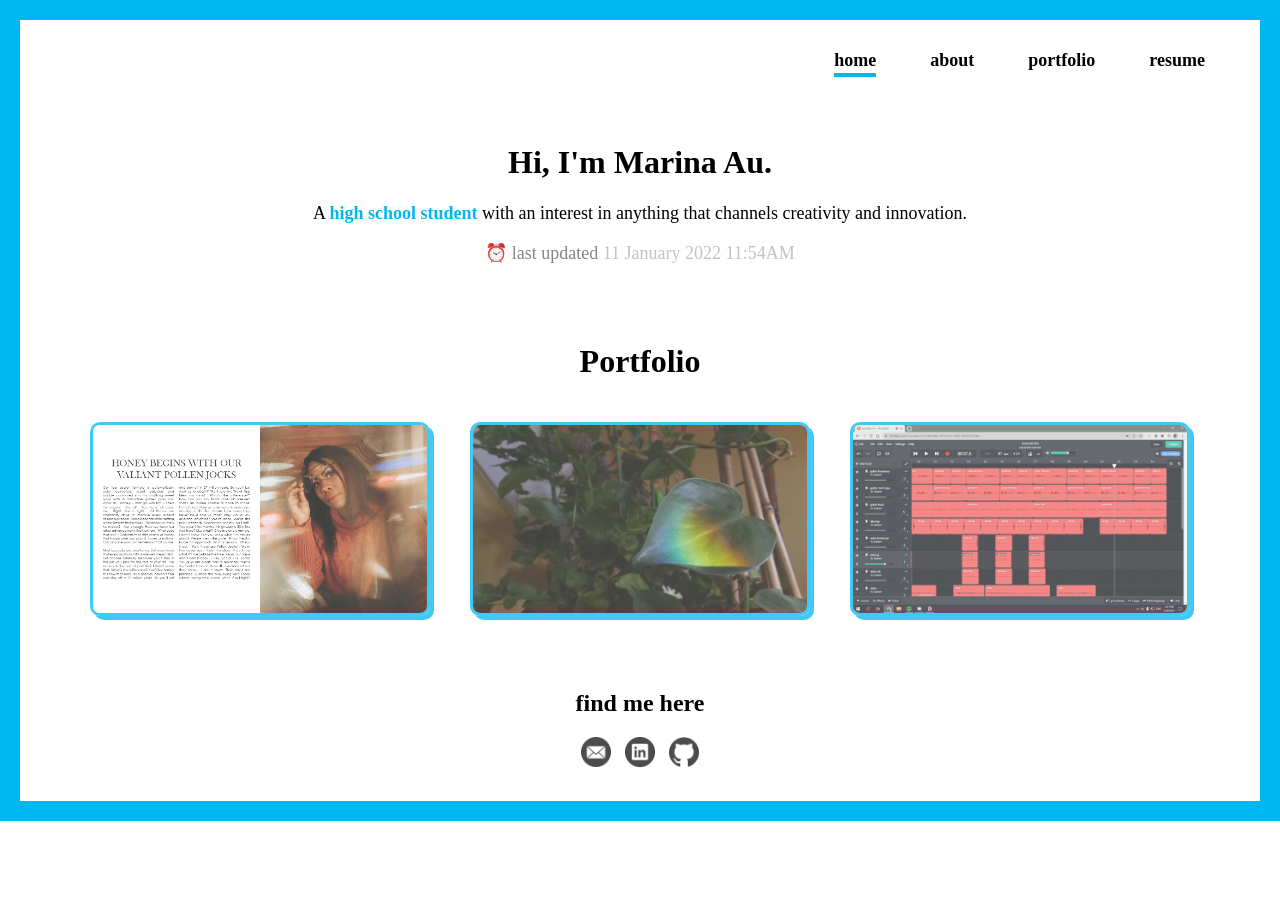
<file: index.html>
<!DOCTYPE html>
<html lang="en">
<head>
    <meta charset="utf-8"/>
    <meta name="viewport" content="width=device-width, initial-scale=1.0">
    <title>Marina Au</title>
    <link rel="icon" href="img/logo_fav.ico">
    <link rel="stylesheet" href="css/stylesheet.css">
</head>
<body>
    <header>
        <nav>
            <a href="index.html" class="nav_titles active">home</a>
            <a href="about.html" class="nav_titles">about</a>
            <a href="portfolio.html" class="nav_titles">portfolio</a>
            <a href="img/resume.pdf" target="_blank" class="nav_titles">resume</a>
        </nav>
    </header>
    <div id="home_intro" class="row">
        <div>
            <h1>Hi, I'm Marina Au.</h1>
            <p>A <span style="color:#00B8F1;font-weight:bolder;">high school student</span> with an interest in anything that channels creativity and innovation.</p>
            <p style="color:#878682;"><span id="time">⏰</span> last updated <span style="color:#C3C3C1;">11 January 2022 11:54AM</span></p>
        </div>
    </div>
    <div id="home_portfolio" class="row">
        <h1 class="section_title">Portfolio</h1>
        <div>
            <a href="vaad.html" class="col_4"><img src="img/cultier_spread_3_cropped.png" width="500" height="281" alt="visual_arts_and_design" id="home_portfolio_vaad"></a>
            <a href="photography.html" class="col_4"><img src="img/photography.jpg" width="500" height="281" alt="photography" id="home_portfolio_photography"></a>
            <a href="music.html" class="col_4"><img src="img/music.png" width="500" height="281" alt="music" id="home_portfolio_music"></a>
        </div>
    </div>
    <footer class="footer">
        <h2>find me here</h2>
        <a href="mailto:marinatnau@gmail.com"><img src="img/mail_icon.jpg" alt="mail_icon" class="footer_links"></a>
        <a href="https://www.linkedin.com/in/aumarina/" target="_blank"><img src="img/linkedin_icon.png" alt="linkedin_icon" class="footer_links"></a>
        <a href="https://github.com/aumarina" target="_blank"><img src="img/github_icon.png" alt="github_icon" class="footer_links"></a>
    </footer>
</body>
</html>
</file>
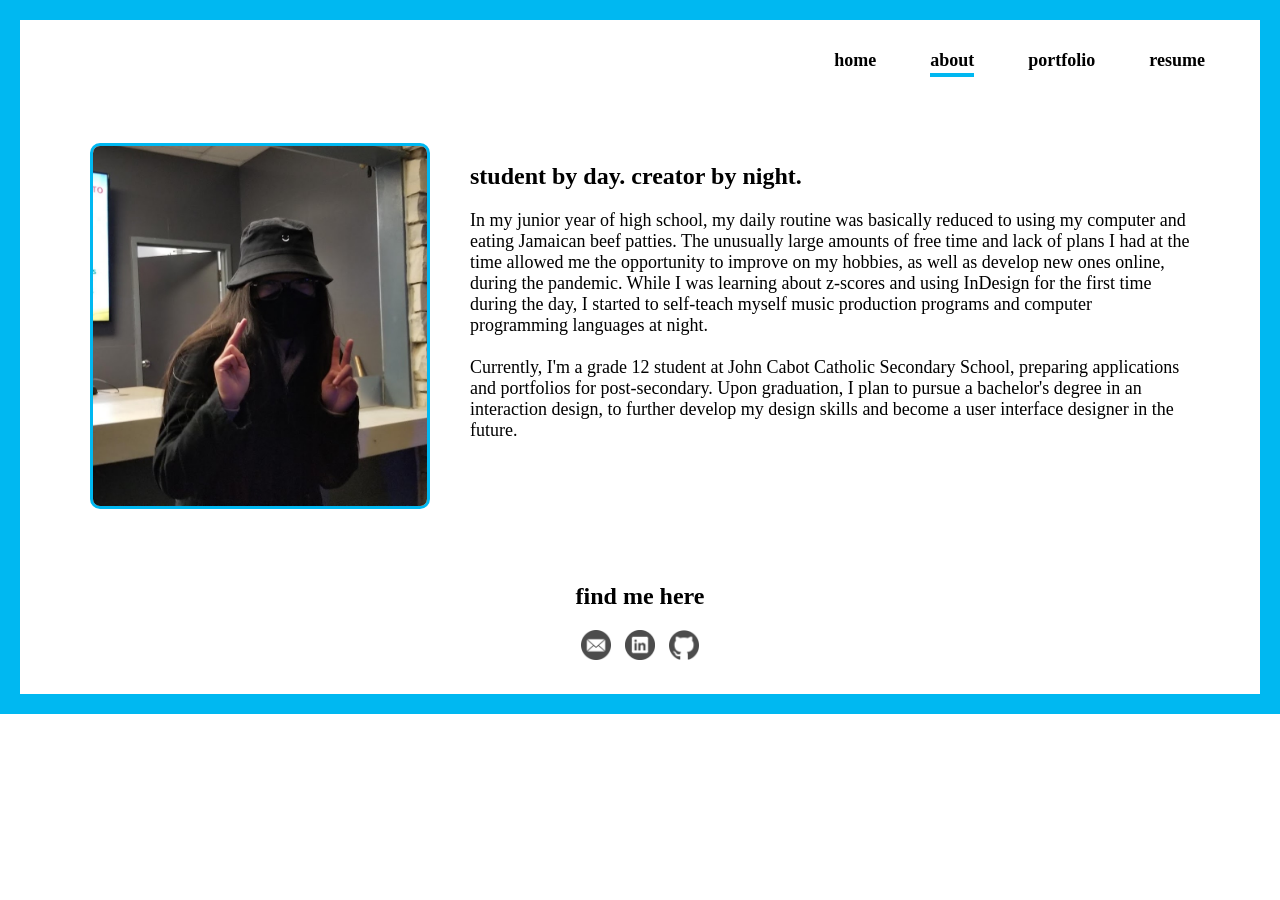
<file: about.html>
<!DOCTYPE html>
<html lang="en">
<head>
    <meta charset="utf-8"/>
    <meta name="viewport" content="width=device-width, initial-scale=1.0">
    <title>about</title>
    <link rel="icon" href="img/logo_fav.ico">
    <link rel="stylesheet" href="css/stylesheet.css">
</head>
<body>
    <header>
        <nav>
            <a href="index.html" class="nav_titles">home</a>
            <a href="about.html" class="nav_titles active">about</a>
            <a href="portfolio.html" class="nav_titles">portfolio</a>
            <a href="img/resume.pdf" target="_blank" class="nav_titles">resume</a>
        </nav>
    </header>
    <div id="about_content">
        <div class="col_4">
            <img src="img/my_portrait.jpg" alt="my_portrait" id="about_portrait">
        </div>
        <div class="col_8">
            <h2>student by day. creator by night.</h2>
                <p>In my junior year of high school, my daily routine was basically reduced to using my computer and 
                eating Jamaican beef patties. The unusually large amounts of free time and lack of plans I had at the time 
                allowed me the opportunity to improve on my hobbies, as well as develop new ones online, during the pandemic.
                While I was learning about z-scores and using InDesign for the first time during the day, 
                I started to self-teach myself music production programs and computer programming languages at night.
                <br>
                <br>
                Currently, I'm a grade 12 student at John Cabot Catholic Secondary School, 
                preparing applications and portfolios for post-secondary. Upon graduation, I plan to pursue a bachelor's degree in an interaction design, 
                to further develop my design skills and become a user interface designer in the future.</p>
        </div>
    </div>
    <footer class="footer">
        <h2>find me here</h2>
        <a href="mailto:marinatnau@gmail.com"><img src="img/mail_icon.jpg" alt="mail_icon" class="footer_links"></a>
        <a href="https://www.linkedin.com/in/aumarina/" target="_blank"><img src="img/linkedin_icon.png" alt="linkedin_icon" class="footer_links"></a>
        <a href="https://github.com/aumarina" target="_blank"><img src="img/github_icon.png" alt="github_icon" class="footer_links"></a>
    </footer>
</body>
</html>
</file>
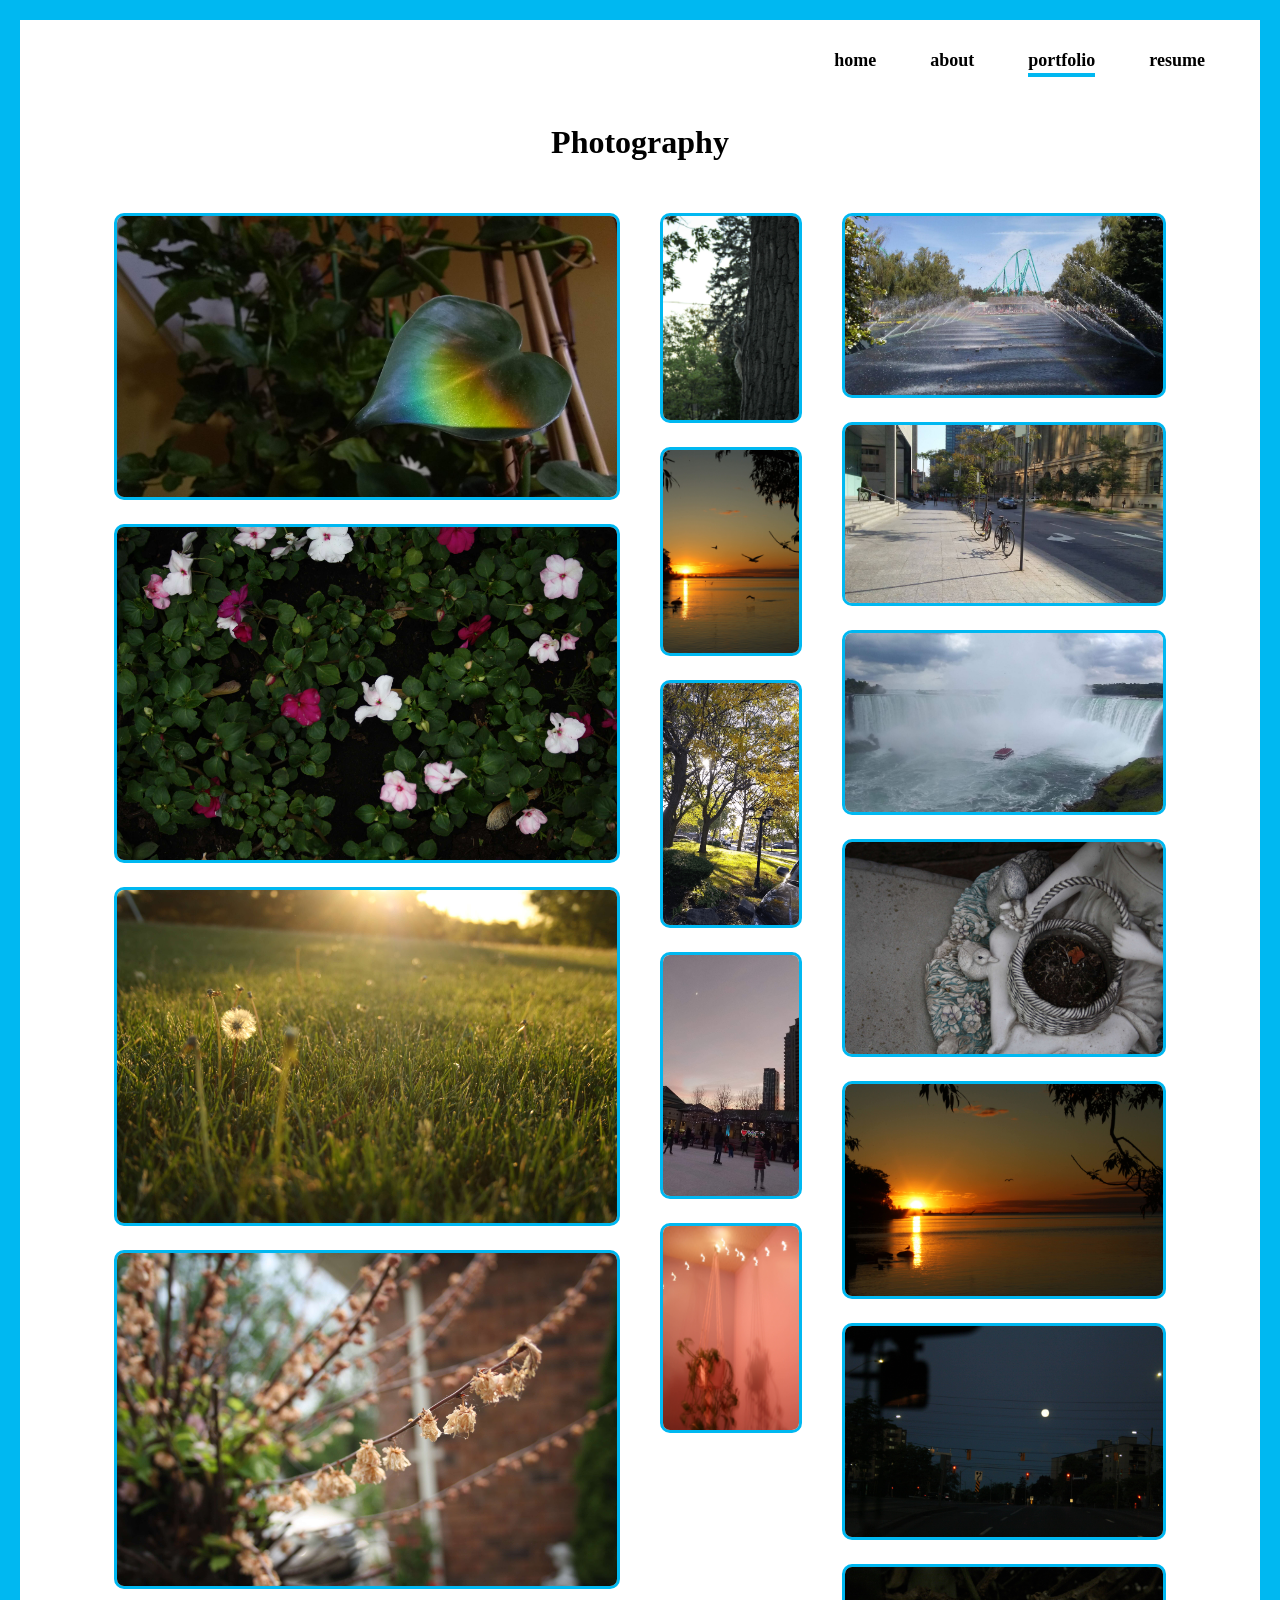
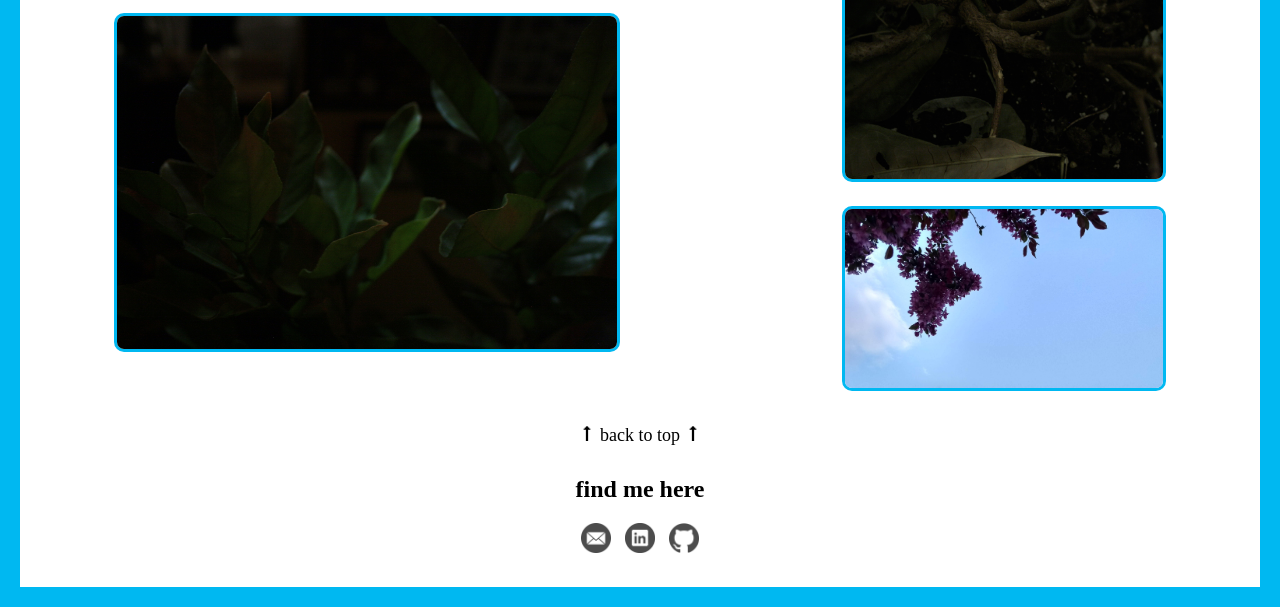
<file: photography.html>
<!DOCTYPE html>
<html lang="en">
<head>
    <meta charset="utf-8"/>
    <meta name="viewport" content="width=device-width, initial-scale=1.0">
    <title>portfolio | photography</title>
    <link rel="icon" href="img/logo_fav.ico">
    <link rel="stylesheet" href="css/stylesheet.css">
</head>
<body>
    <header>
        <nav>
            <a href="index.html" class="nav_titles">home</a>
            <a href="about.html" class="nav_titles">about</a>
            <a href="portfolio.html" class="nav_titles active">portfolio</a>
            <a href="img/resume.pdf" target="_blank" class="nav_titles">resume</a>
        </nav>
    </header>
    <h1 class="section_title">Photography</h1>
    <div id="photography_section">
        <div class="col_6">
            <img src="img/photography.jpg" alt="leaf_with_rainbow" class="photography_images">
            <img src="img/flowers.JPG" alt="flowers" class="photography_images">
            <img src="img/dandelions.JPG" alt="dandelions" class="photography_images">
            <img src="img/tree_flowers.JPG" alt="tree_flowers" class="photography_images">
            <img src="img/leaves.JPG" alt="leaves" class="photography_images">
        </div>
        <div class="col_2">
            <img src="img/squirrel_on_tree.jpg" alt="squirrel_on_tree" class="photography_images">
            <img src="img/sunrise.JPG" alt="sunrise" class="photography_images">
            <img src="img/fall_trees.png" alt="fall_trees" class="photography_images">
            <img src="img/celebration_square.jpeg" alt="celebration_square" class="photography_images">
            <img src="img/pink_room.JPG" alt="pink_room" class="photography_images">
        </div>
        <div class="col_4">
            <img src="img/wonderland.jpg" alt="wonderland" class="photography_images">
            <img src="img/toronto.jpg" alt="toronto" class="photography_images">
            <img src="img/niagara_falls.jpg" alt="niagara_falls" class="photography_images">
            <img src="img/statue_with_dirt_for_flowers.JPG" alt="statue_with_dirt_for_flowers" class="photography_images">
            <img src="img/sunrise_2.JPG" alt="sunrise_2" class="photography_images">
            <img src="img/moon.JPG" alt="moon" class="photography_images">
            <img src="img/plant.jpg" alt="plant" class="photography_images">
            <img src="img/sky.jpg" alt="sky" class="photography_images">
        </div>
    </div>
    <div class="back_to_top">
        <a href="photography.html#top" class="btt_link">🠕 back to top 🠕</a>
    </div>
    <footer class="footer">
        <h2>find me here</h2>
        <a href="mailto:marinatnau@gmail.com"><img src="img/mail_icon.jpg" alt="mail_icon" class="footer_links"></a>
        <a href="https://www.linkedin.com/in/aumarina/" target="_blank"><img src="img/linkedin_icon.png" alt="linkedin_icon" class="footer_links"></a>
        <a href="https://github.com/aumarina" target="_blank"><img src="img/github_icon.png" alt="github_icon" class="footer_links"></a>
    </footer>
</body>
</html>
</file>
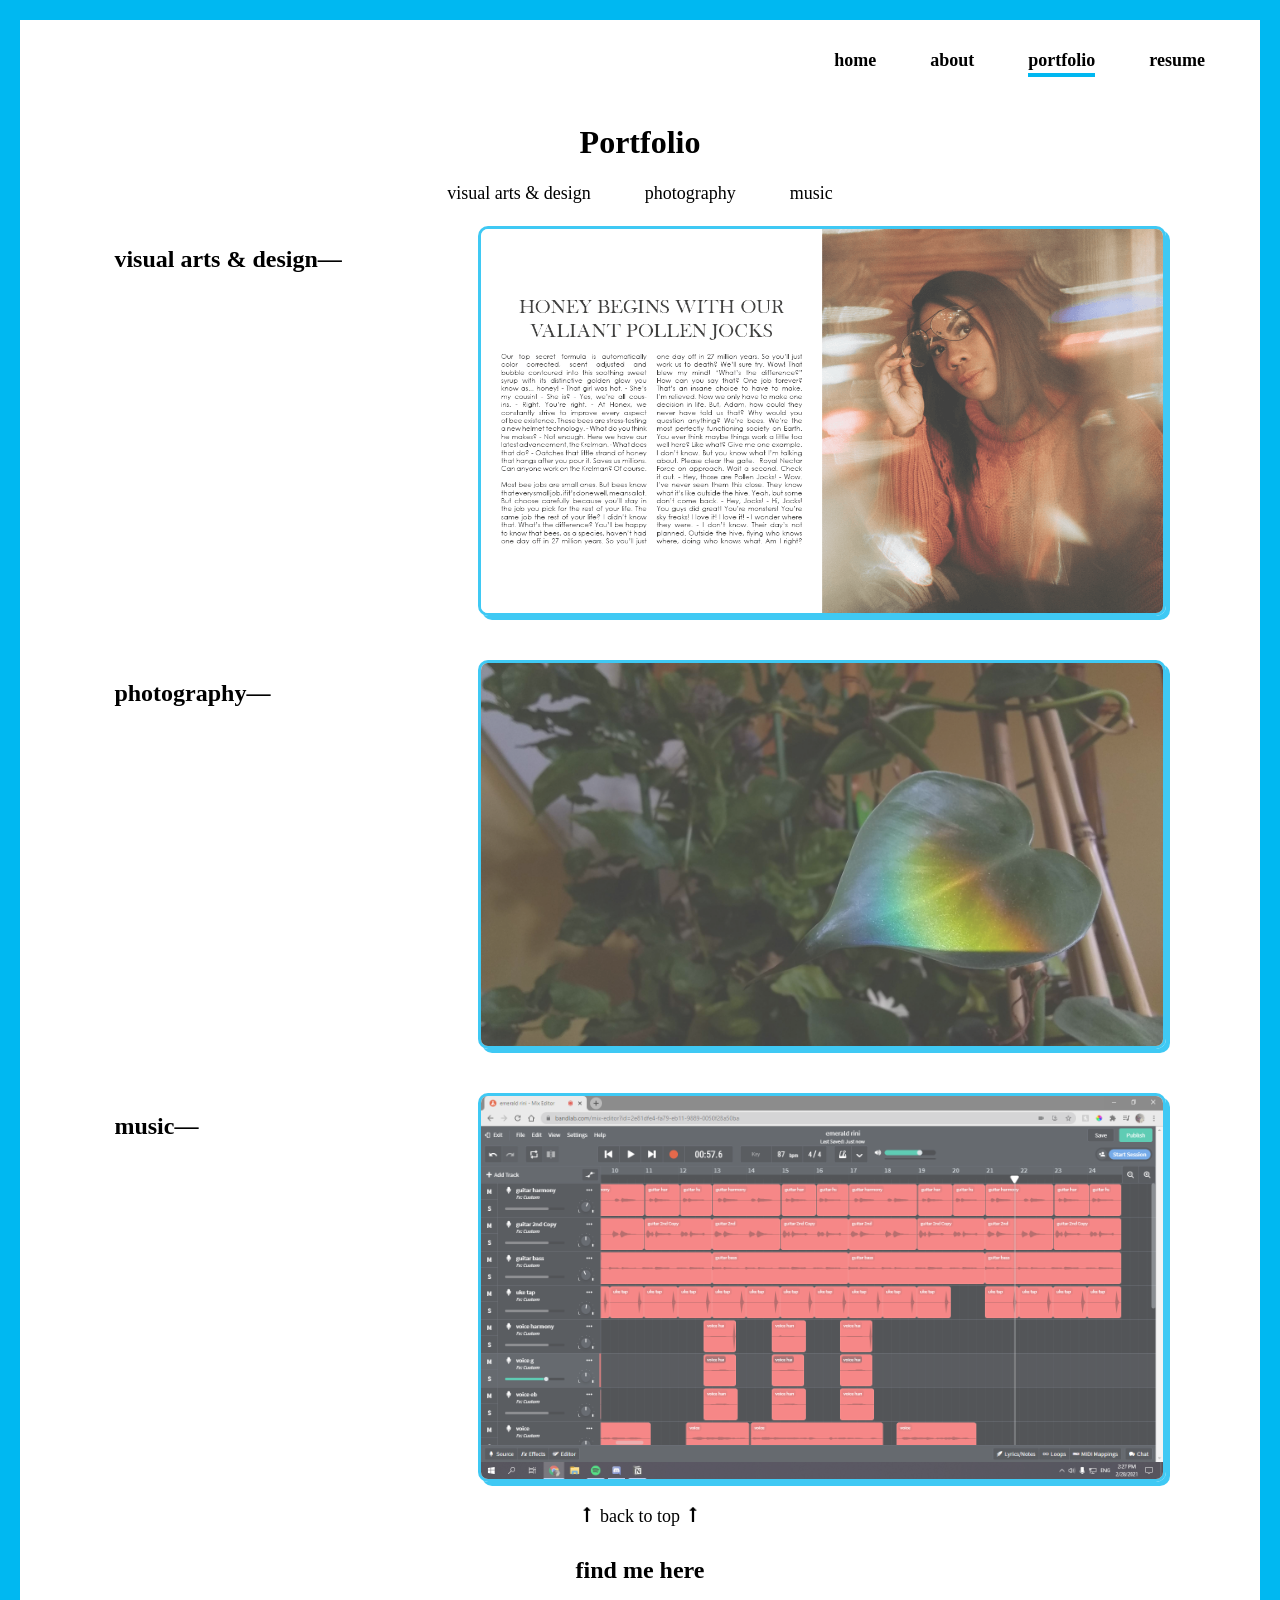
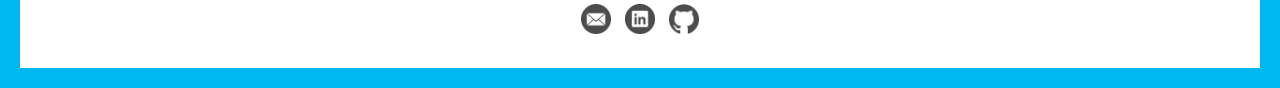
<file: portfolio.html>
<!DOCTYPE html>
<html lang="en">
<head>
    <meta charset="utf-8"/>
    <meta name="viewport" content="width=device-width, initial-scale=1.0">
    <title>portfolio</title>
    <link rel="icon" href="img/logo_fav.ico">
    <link rel="stylesheet" href="css/stylesheet.css">
</head>
<body>
    <header>
        <nav>
            <a href="index.html" class="nav_titles">home</a>
            <a href="about.html" class="nav_titles">about</a>
            <a href="portfolio.html" class="nav_titles active">portfolio</a>
            <a href="img/resume.pdf" target="_blank" class="nav_titles">resume</a>
        </nav>
    </header>
    <h1 class="section_title">Portfolio</h1>
    <div id="portfolio_nav">
        <a href="portfolio.html#portfolio_vaad" class="portfolio_nav_titles">visual arts & design</a>
        <a href="portfolio.html#portfolio_photography" class="portfolio_nav_titles">photography</a>
        <a href="portfolio.html#portfolio_m" class="portfolio_nav_titles">music</a>
    </div>
    <div id="portfolio_vaad">
        <div class="col_4">
            <h2 class="portfolio_subtitles">visual arts & design—</h2>
        </div>
        <div class="col_8">
            <a href="vaad.html"><img src="img/cultier_spread_3_cropped.png" width="500" height="281" alt="visual_arts_and_design" id="portfolio_vaad_a"></a>
        </div>
    </div>
    <div id="portfolio_photography">
        <div class="col_4">
            <h2 class="portfolio_subtitles">photography—</h2>
        </div>
        <div class="col_8">
            <a href="photography.html"><img src="img/photography.jpg" width="500" height="281" alt="photography" id="portfolio_photography_a"></a>
        </div>
    </div>
    <div id="portfolio_m">
        <div class="col_4">
            <h2 class="portfolio_subtitles">music—</h2>
        </div>
        <div class="col_8">
            <a href="music.html"><img src="img/music.png" width="500" height="281" alt="music" id="portfolio_music_a"></a>
        </div>
    </div>
    <div class="back_to_top">
        <a href="portfolio.html#top" class="btt_link">🠕 back to top 🠕</a>
    </div>
    <footer class="footer">
        <h2>find me here</h2>
        <a href="mailto:marinatnau@gmail.com"><img src="img/mail_icon.jpg" alt="mail_icon" class="footer_links"></a>
        <a href="https://www.linkedin.com/in/aumarina/" target="_blank"><img src="img/linkedin_icon.png" alt="linkedin_icon" class="footer_links"></a>
        <a href="https://github.com/aumarina" target="_blank"><img src="img/github_icon.png" alt="github_icon" class="footer_links"></a>
    </footer>
</body>
</html>
</file>
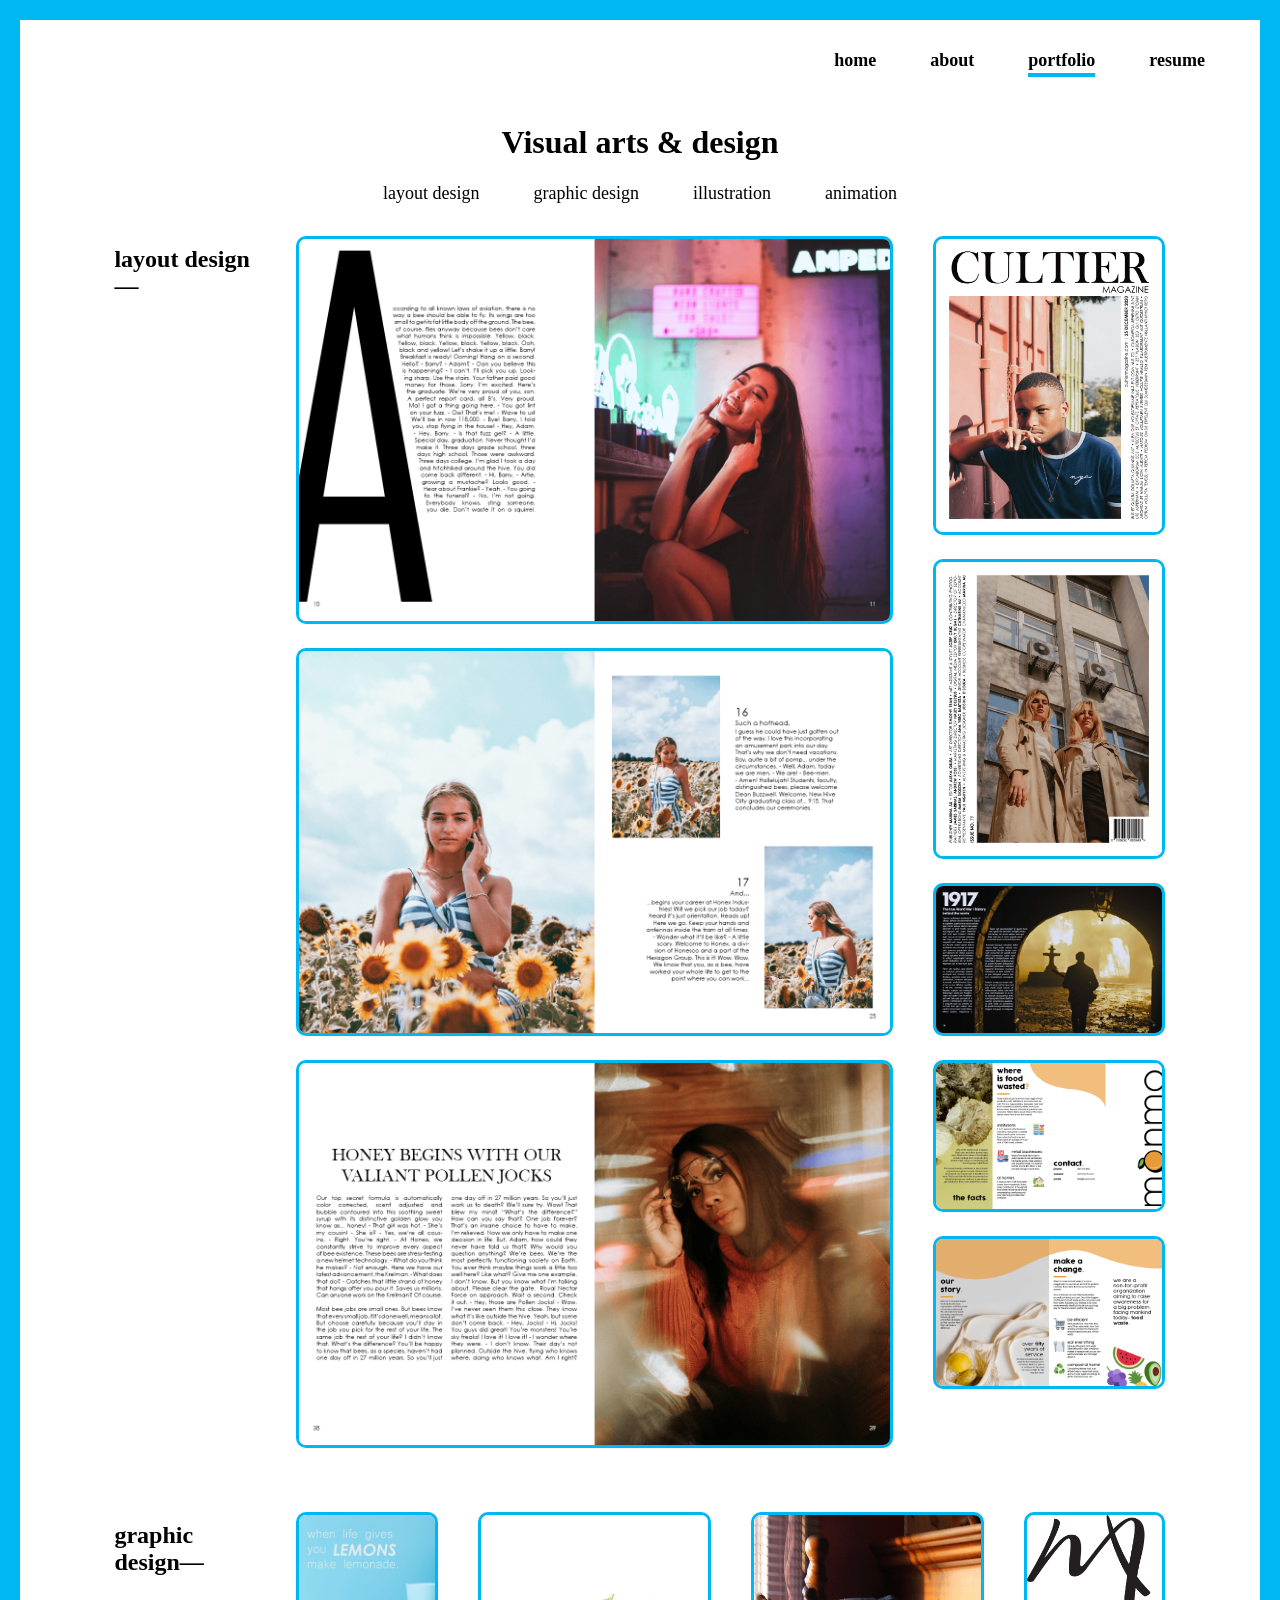
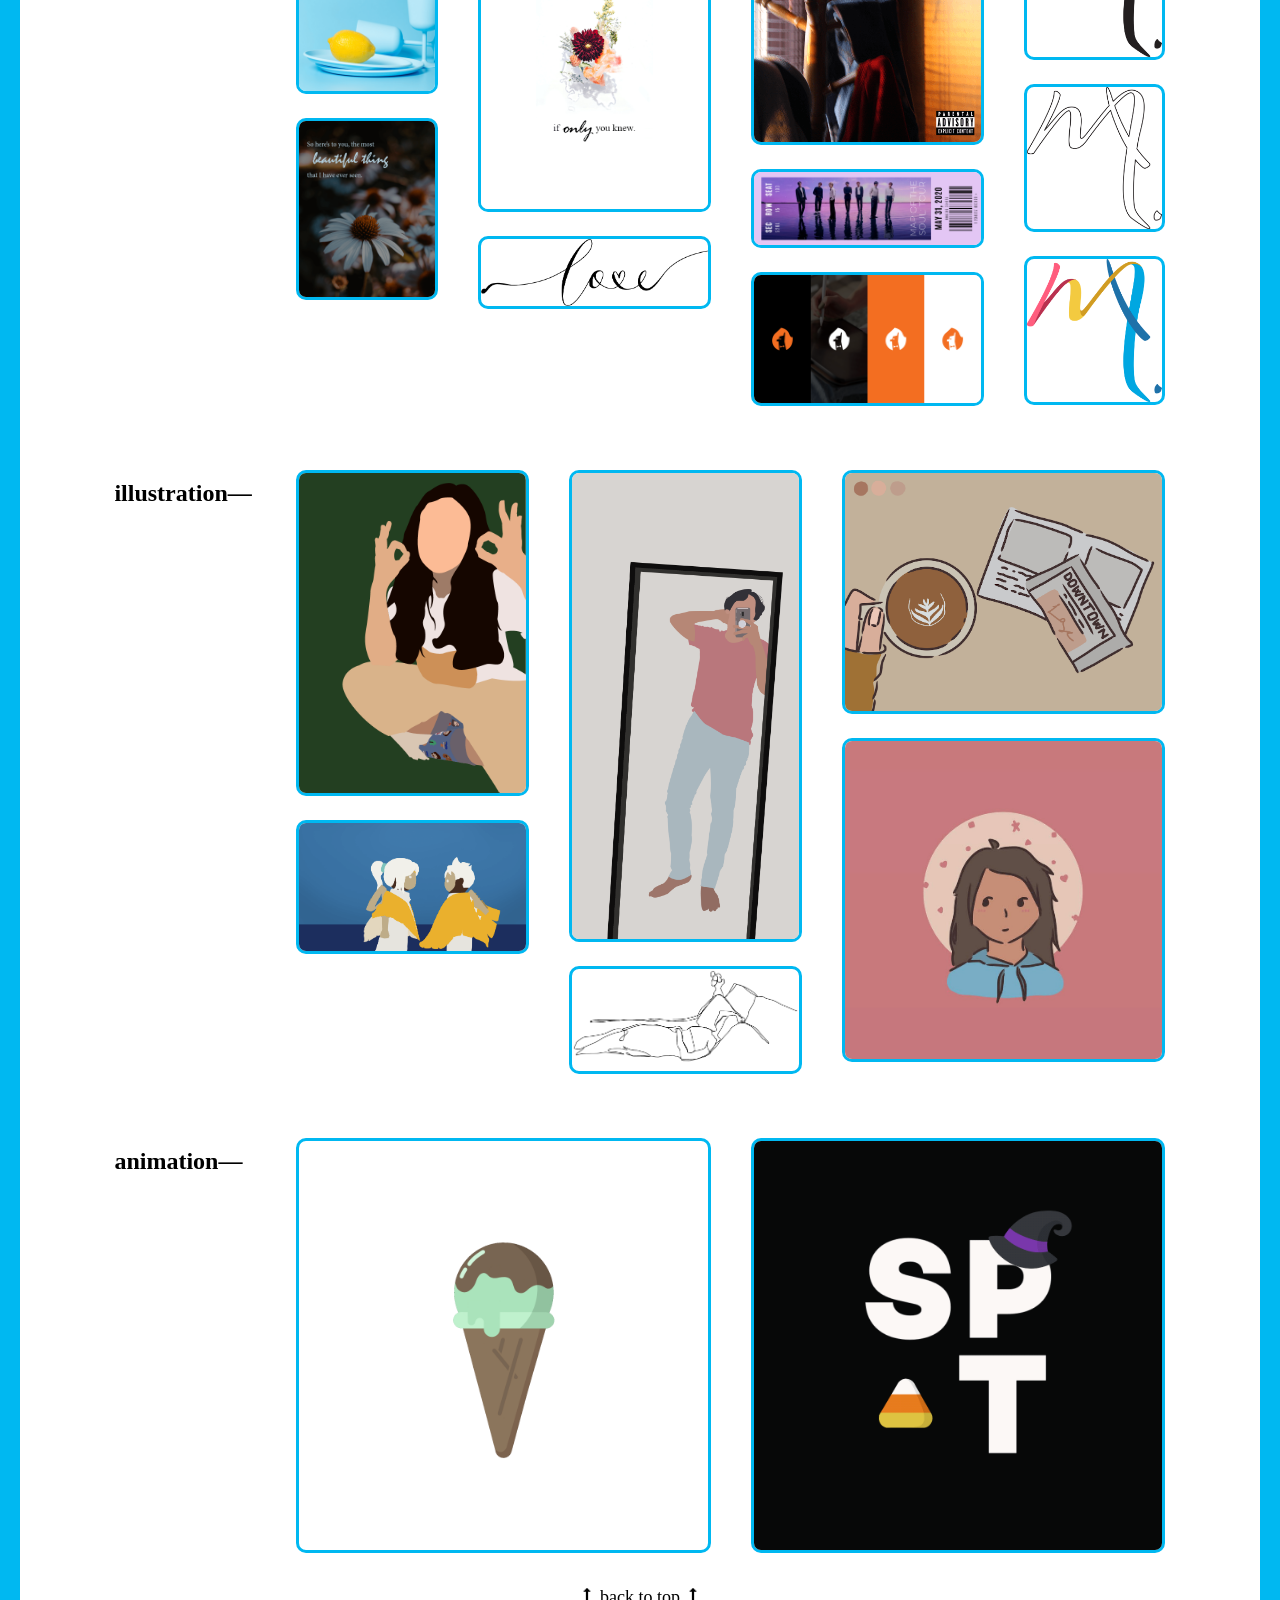
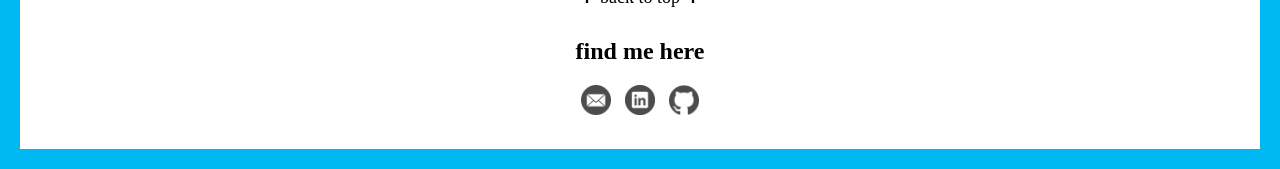
<file: vaad.html>
<!DOCTYPE html>
<html lang="en">
<head>
    <meta charset="utf-8"/>
    <meta name="viewport" content="width=device-width, initial-scale=1.0">
    <title>portfolio | visual arts & design</title>
    <link rel="icon" href="img/logo_fav.ico">
    <link rel="stylesheet" href="css/stylesheet.css">
</head>
<body>
    <header>
        <nav>
            <a href="index.html" class="nav_titles">home</a>
            <a href="about.html" class="nav_titles">about</a>
            <a href="portfolio.html" class="nav_titles active">portfolio</a>
            <a href="img/resume.pdf" target="_blank" class="nav_titles">resume</a>
        </nav>
    </header>
    <h1 class="section_title">Visual arts & design</h1>
    <div id="vaad_nav">
        <a href="vaad.html#vaad_ld" class="vaad_nav_titles">layout design</a>
        <a href="vaad.html#vaad_gd" class="vaad_nav_titles">graphic design</a>
        <a href="vaad.html#vaad_i" class="vaad_nav_titles">illustration</a>
        <a href="vaad.html#vaad_a" class="vaad_nav_titles">animation</a>
    </div>
    <div id="vaad_ld">
        <div class="col_2">
            <h2 class="vaad_subtitles">layout design—</h2>
        </div>
        <div class="col_7">
            <img src="img/cultier_spread_1.png" alt="cultier_spread_1" class="vaad_images">
            <img src="img/cultier_spread_2.png" alt="cultier_spread_2" class="vaad_images">
            <img src="img/cultier_spread_3.png" alt="cultier_spread_3" class="vaad_images">
        </div>
        <div class="col_3">
            <img src="img/cultier_cover.png" alt="cultier_cover" class="vaad_images">
            <img src="img/cultier_back_cover.png" alt="cultier_back_cover" class="vaad_images">
            <img src="img/1917_spread.png" alt="1917_spread" class="vaad_images">
            <img src="img/monmo_brochure_1.png" alt="monmo_brochure_1" class="vaad_images">
            <img src="img/monmo_brochure_2.png" alt="monmo_brochure_2" class="vaad_images">
        </div>
    </div>
    <div id="vaad_gd">
        <div class="col_2">
            <h2 class="vaad_subtitles">graphic design—</h2>
        </div>
        <div class="col_2">
            <img src="img/lemons_and_lemonade.png" alt="lemons_and_lemonade" class="vaad_images">
            <img src="img/the_most_beautiful_thing.png" alt="the_most_beautiful_thing" class="vaad_images">
        </div>
        <div class="col_3">
            <img src="img/if_only_you_knew.png" alt="if_only_you_knew" class="vaad_images">
            <img src="img/love_typography.png" alt="love_typography" class="vaad_images">
        </div>
        <div class="col_3">
            <img src="img/song_cover.png" alt="song_cover" class="vaad_images">
            <img src="img/bts_ticket.png" alt="bts_ticket" class="vaad_images">
            <img src="img/fire_alpaca_redesign.png" alt="fire_alpaca_redesign" class="vaad_images">
        </div>
        <div class="col_2">
            <img src="img/logo_b.png" alt="logo_b" class="vaad_images">
            <img src="img/logo_t.png" alt="logo_t" class="vaad_images">
            <img src="img/logo.png" alt="logo" class="vaad_images">
        </div>
    </div>
    <div id="vaad_i">
        <div class="col_2">
            <h2 class="vaad_subtitles">illustration—</h2>
        </div>
        <div class="col_3">
            <img src="img/haley.png" alt="haley" class="vaad_images">
            <img src="img/sky_children.png" alt="sky_children" class="vaad_images">
        </div>
        <div class="col_3">
            <img src="img/james_unfinished.png" alt="james_unfinished" class="vaad_images">
            <img src="img/line_art.png" alt="line_art" class="vaad_images">
        </div>
        <div class="col_4">
            <img src="img/coffee_and_newspaper.png" alt="coffee_and_newspaper" class="vaad_images">
            <img src="img/cartoon_portrait.png" alt="cartoon_portrait" class="vaad_images">
        </div>
    </div>
    <div id="vaad_a">
        <div class="col_2">
            <h2 class="vaad_subtitles">animation—</h2>
        </div>
        <div class="col_5">
            <img src="img/ice_cream_loop.gif" alt="ice_cream_loop" class="vaad_images">
        </div>
        <div class="col_5">
            <img src="img/spot.gif" alt="spot" class="vaad_images">
        </div>
    </div>
    <div class="back_to_top">
        <a href="vaad.html#top" class="btt_link">🠕 back to top 🠕</a>
    </div>
    <footer class="footer">
        <h2>find me here</h2>
        <a href="mailto:marinatnau@gmail.com"><img src="img/mail_icon.jpg" alt="mail_icon" class="footer_links"></a>
        <a href="https://www.linkedin.com/in/aumarina/" target="_blank"><img src="img/linkedin_icon.png" alt="linkedin_icon" class="footer_links"></a>
        <a href="https://github.com/aumarina" target="_blank"><img src="img/github_icon.png" alt="github_icon" class="footer_links"></a>
    </footer>
</body>
</html>
</file>
<file: css/stylesheet.css>
/* _________________________general_________________________ */
* {
    box-sizing:border-box;
}
html {
    scroll-behavior:smooth;
}
body {
    font-family:cambria;
    border:20px solid #00B8F1;
    margin:0;
}
p {
    font-size: 18px;
    font-family:calibri;
}
.section_title {
    text-align:center;
}
img {
    /* max-width:100%; */
    height:auto;
}
a {
    transition:400ms ease;
}
/* _________________________rows and columns_________________________ */
.row::after {
    content:"";
    clear:both;
    display:table;
}

.col_1 { width:8.33% }
.col_2 { width:16.66% }
.col_3 { width:25% }
.col_4 { width:33.33% }
.col_5 { width:41.66% }
.col_6 { width:50% }
.col_7 { width:58.33% }
.col_8 { width:66.66% }
.col_9 { width:75% }
.col_10 { width:83.33% }
.col_11 { width:91.66% }
.col_12 { width:100% }
[class*="col_"] {
    float:left;
    padding:20px;
}
@media only screen and (max-width:800px) {
    [class*="col_"] {
        width:100%;
    }
}
/* _________________________header and footer_________________________ */
header {
    padding:30px 0px;
}
.footer {
    padding:10px 50px 30px;
    text-align:center;
}
.footer_links {
    margin:0px 5px;
    width:30px;
}
footer a:link, footer a:visited {
    opacity:70%;
}
footer a:hover, footer a:active {
    opacity:100%;
}
/* _________________________back to top_________________________ */
.back_to_top {
    text-align:center;
}
.btt_link {
    margin:0px 30px;
    padding-bottom:2px;
}
.btt_link:link {
    text-decoration:none;
    color:#000000;
    font-size:18px;
    font-weight:normal;
}
.btt_link:visited {
    text-decoration:none;
    font-weight:bold;
    color:#000000;
}
.btt_link:hover, .btt_link:active {
    text-decoration:none;
    color:#000000;
    font-weight:bold;
    box-shadow: 0px 4px #00B8F1;
}
/* _________________________navigation bar_________________________ */
nav {
    text-align:right;
    padding:0px 30px;
}
.nav_titles {
    margin:0px 25px;
    padding-bottom:2px;
    display:inline-block;
    text-align:center;
}
nav a:link {
    text-decoration:none;
    color:#000000;
    font-size:18px;
    font-weight:bold;
}
nav a:visited {
    text-decoration:none;
    font-weight:bold;
    color:#000000;
}
nav a:hover, .active {
    text-decoration:none;
    color:#000000;
    font-weight:bold;
    box-shadow: 0px 4px #00B8F1;
}
nav a:active {
    text-decoration:none;
    color:#000000;
    font-weight:bold;
}
/* _________________________home: introduction_________________________ */
#home_intro {
    overflow:hidden;
    padding:20px 50px;
    text-align:center;
}
#home_intro_baby_me {
    border-radius:50%;
    max-width:200px;
    position:relative;
}
#time {
    position:relative;
}
#time:hover {
    animation-name:time_animation;
    animation-duration:1.2s;
    animation-iteration-count:1;
    display: inline-block;
}
@keyframes time_animation {
    0% { transform: rotate( 0.0deg) }
    10% { transform: rotate(14.0deg) }
    20% { transform: rotate(-8.0deg) }
    30% { transform: rotate(14.0deg) }
    40% { transform: rotate(-4.0deg) }
    50% { transform: rotate(10.0deg) }
    60% { transform: rotate( 0.0deg) }
   100% { transform: rotate( 0.0deg) }
}
/* _________________________home: portfolio_________________________ */
#home_portfolio {
    overflow:hidden;
    padding:20px 50px;
}
#home_portfolio div {
    text-align:center;
}
#home_portfolio div a {
    opacity:75%;
}
#home_portfolio div a:hover {
    opacity:100%;
    transform:translateY(-7px);
}
#home_portfolio_vaad, #home_portfolio_photography, #home_portfolio_music {
    border-radius:10px;
    width:100%;
    border:3px solid #00B8F1;
    box-shadow:4px 4px #00B8F1;
}

/* _________________________about: content_________________________ */
#about_content {
    overflow:hidden;
    padding:20px 50px;
}
#about_portrait {
    border-radius:10px;
    width:100%;
    border:3px solid #00B8F1;
}
#about_portrait:hover {
    transform:scale(1.04);
}
/* _________________________portfolio: navigation bars_________________________ */
#portfolio_nav, #vaad_nav, #m_nav {
    text-align:center;
    padding:0px 30px;
}
.portfolio_nav_titles, .vaad_nav_titles, .m_nav_titles {
    margin:0px 25px;
    padding-bottom:2px;
    display:inline-block;
    text-align:center;
    font-family:calibri;
}
#portfolio_nav a:link, #vaad_nav a:link, #m_nav a:link {
    text-decoration:none;
    color:#000000;
    font-size:18px;
    font-weight:normal;
}
#portfolio_nav a:visited, #vaad_nav a:visited, #m_nav a:visited {
    text-decoration:none;
    font-weight:normal;
    color:#000000;
}
#portfolio_nav a:hover, #vaad_nav a:hover, #m_nav a:hover {
    text-decoration:none;
    color:#000000;
    font-weight:bold;
    box-shadow:0px 4px #00B8F1;
}
#portfolio_nav a:active, #vaad_nav a:active, #m_nav a:active {
    text-decoration:none;
    color:#000000;
    font-weight:bold;
}
/* _________________________portfolio_________________________ */
#portfolio_vaad div a, #portfolio_photography div a, #portfolio_m div a {
    opacity:75%;
}
#portfolio_vaad div a:hover, #portfolio_photography div a:hover, #portfolio_m div a:hover {
    opacity:100%;
}
#portfolio_vaad_a, #portfolio_photography_a, #portfolio_music_a {
    border-radius:10px;
    width:100%;
    border:3px solid #00B8F1;
    box-shadow:4px 4px #00B8F1;
}
/* _________________________portfolio: general_________________________ */
.vaad_images, .photography_images {
    border-radius:10px;
    width:100%;
    border:3px solid #00B8F1;
    margin:10px 0px;
    display:inline-block;
}
.vaad_images:hover, .photography_images:hover {
    transform:scale(1.04);
}
#portfolio_vaad, #portfolio_photography, #portfolio_m, #vaad_ld, #vaad_gd, #vaad_i, #vaad_a, #photography_section, #m_o, #m_c {
    overflow:hidden;
    padding:0% 6%;
}
.portfolio_subtitles {
    text-align:left;
}
/* _________________________portfolio: visual arts & design_________________________ */
.vaad_subtitles {
    text-align:left;
}
/* _________________________portfolio: music_________________________ */
#m_o #m_c {
    overflow:hidden;
}
.m_subtitles {
    text-align:left;
}
.m_song_titles {
    font-weight:bold;
}
.m_date {
    font-weight:normal;
    float:right;
}
.m_red {
    color:red;
}
audio {
    width:100%;
}
</file>
